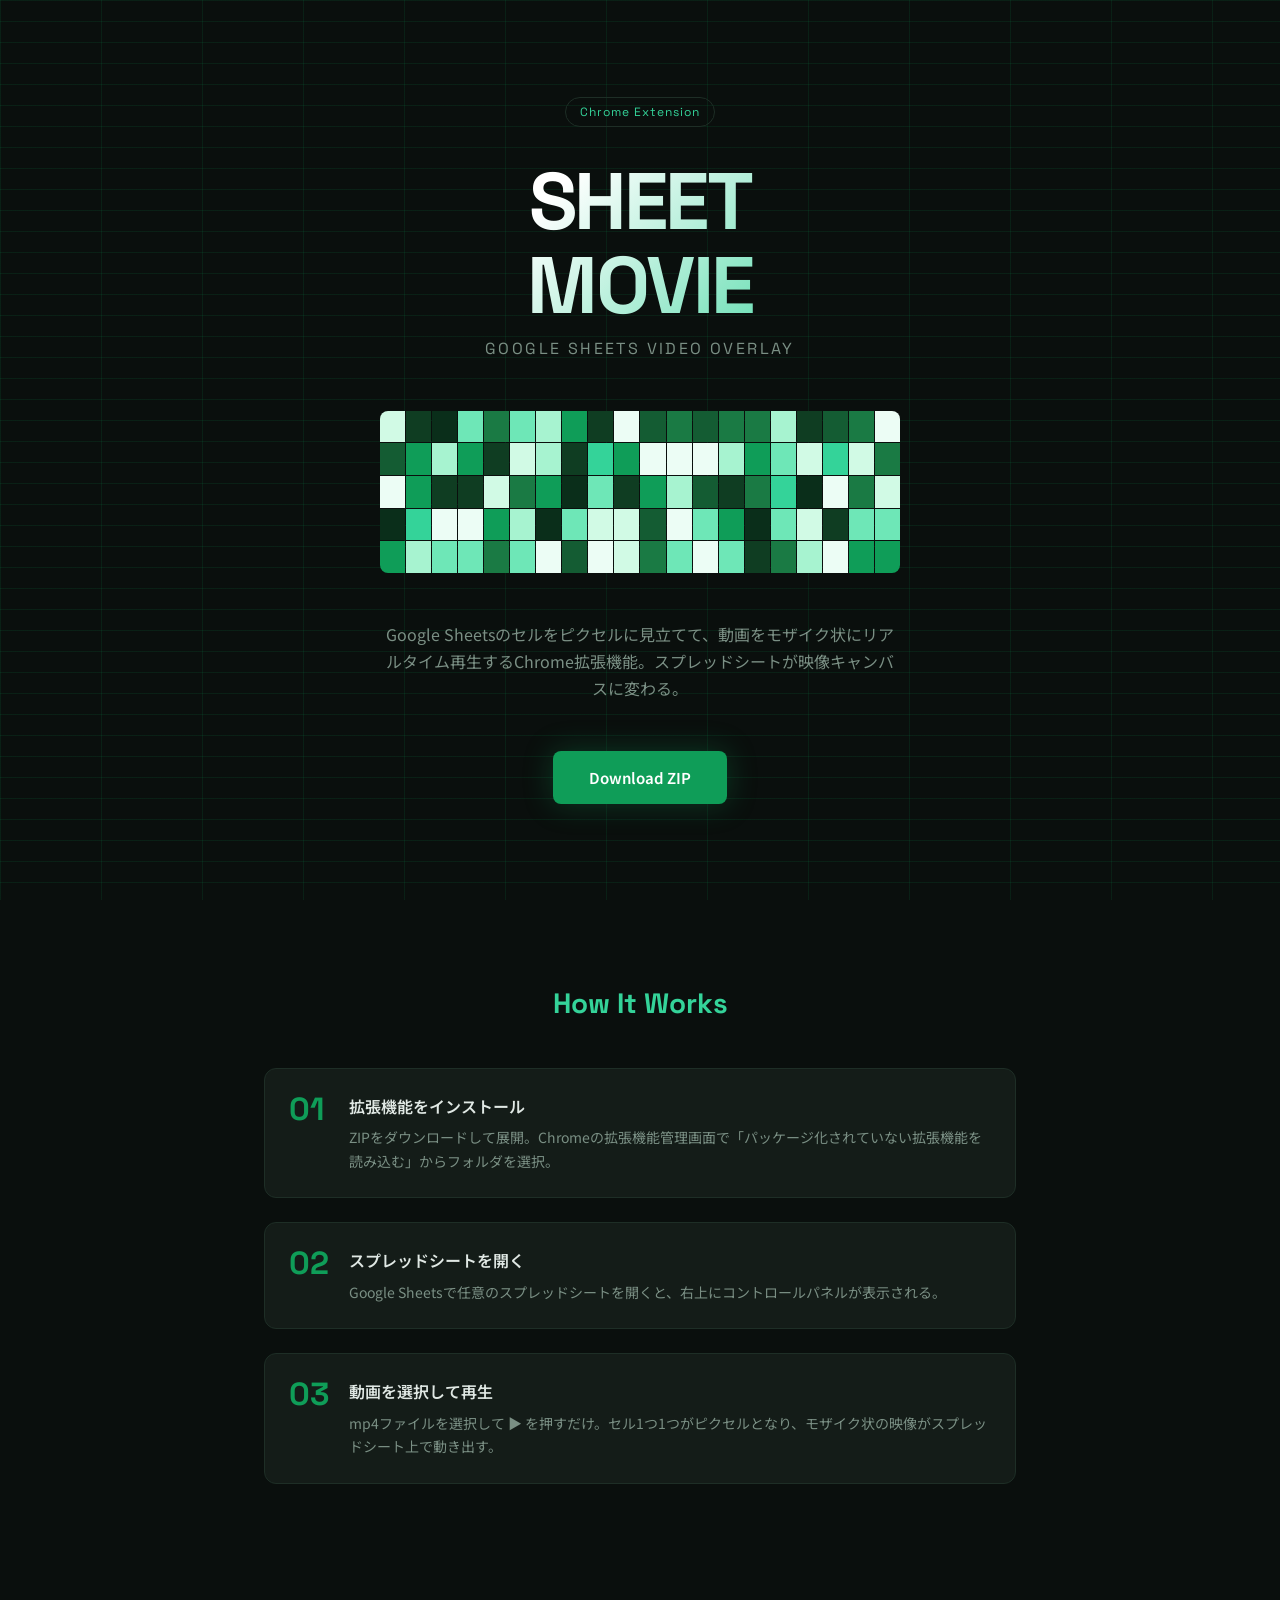
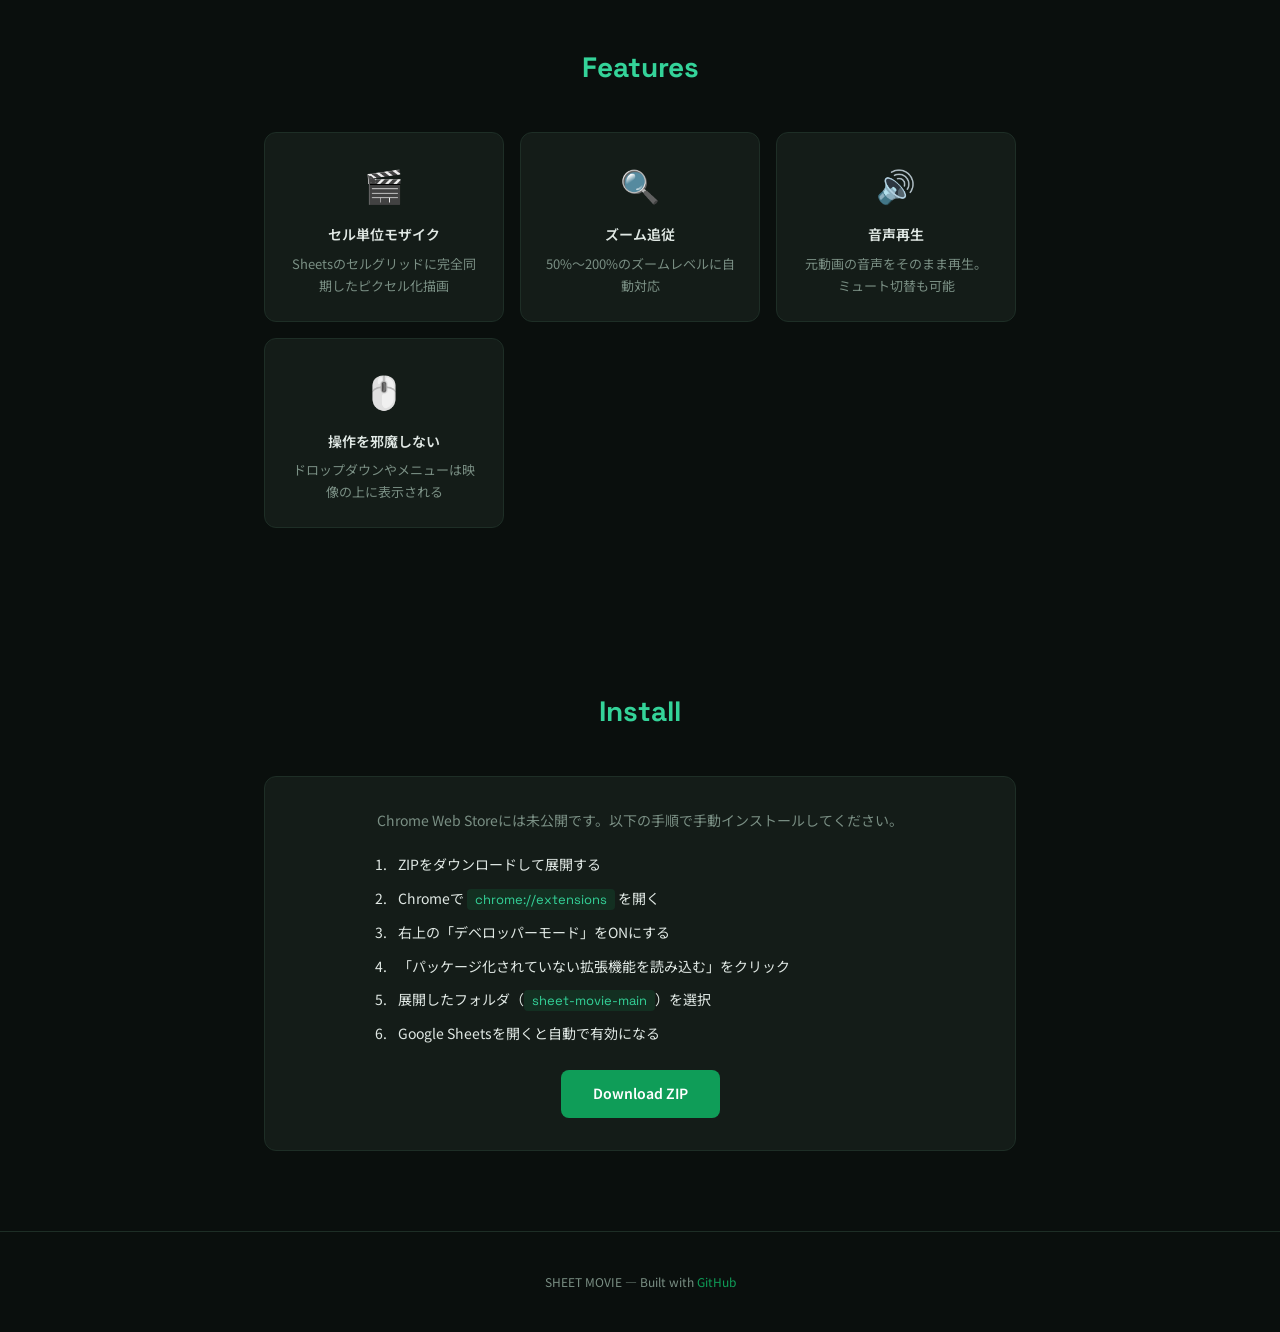
<file: index.html>
<!DOCTYPE html>
<html lang="ja">
<head>
  <meta charset="UTF-8">
  <meta name="viewport" content="width=device-width, initial-scale=1.0">
  <title>SHEET MOVIE - Google Sheets Video Overlay</title>
  <meta name="description" content="Google Sheetsのセルをピクセルに見立てて動画をモザイク再生するChrome拡張機能">
  <meta property="og:title" content="SHEET MOVIE">
  <meta property="og:description" content="Google Sheetsのセルをピクセルに見立てて動画をモザイク再生するChrome拡張機能">
  <meta property="og:image" content="https://paul13131313.github.io/sheet-movie/ogp.png">
  <meta property="og:url" content="https://paul13131313.github.io/sheet-movie/">
  <meta property="og:type" content="website">
  <meta name="twitter:card" content="summary_large_image">
  <link rel="icon" type="image/png" href="favicon.png">
  <link rel="preconnect" href="https://fonts.googleapis.com">
  <link href="https://fonts.googleapis.com/css2?family=Space+Grotesk:wght@400;600;700&family=Noto+Sans+JP:wght@400;600&display=swap" rel="stylesheet">
  <style>
    * { margin: 0; padding: 0; box-sizing: border-box; }

    :root {
      --bg: #0a0f0d;
      --surface: #141c18;
      --border: #1e2e26;
      --green: #0F9D58;
      --green-light: #34d399;
      --green-glow: rgba(15, 157, 88, 0.3);
      --text: #e0e8e4;
      --text-dim: #7a8f84;
      --cell-border: rgba(15, 157, 88, 0.12);
    }

    body {
      font-family: 'Noto Sans JP', 'Space Grotesk', sans-serif;
      background: var(--bg);
      color: var(--text);
      line-height: 1.7;
      overflow-x: hidden;
    }

    /* Grid background */
    .grid-bg {
      position: fixed;
      inset: 0;
      background-image:
        linear-gradient(var(--cell-border) 1px, transparent 1px),
        linear-gradient(90deg, var(--cell-border) 1px, transparent 1px);
      background-size: 101px 21px;
      pointer-events: none;
      z-index: 0;
    }

    .container {
      position: relative;
      z-index: 1;
      max-width: 800px;
      margin: 0 auto;
      padding: 0 24px;
    }

    /* Hero */
    .hero {
      min-height: 100vh;
      display: flex;
      flex-direction: column;
      justify-content: center;
      align-items: center;
      text-align: center;
      padding: 60px 24px;
    }

    .hero-badge {
      display: inline-block;
      padding: 4px 14px;
      border: 1px solid var(--border);
      border-radius: 20px;
      font-size: 12px;
      color: var(--green-light);
      font-family: 'Space Grotesk', monospace;
      letter-spacing: 0.08em;
      margin-bottom: 32px;
    }

    .hero h1 {
      font-family: 'Space Grotesk', sans-serif;
      font-size: clamp(48px, 10vw, 80px);
      font-weight: 700;
      letter-spacing: -0.03em;
      line-height: 1.05;
      margin-bottom: 8px;
      background: linear-gradient(135deg, #fff 30%, var(--green-light));
      -webkit-background-clip: text;
      -webkit-text-fill-color: transparent;
    }

    .hero-sub {
      font-family: 'Space Grotesk', monospace;
      font-size: 14px;
      color: var(--text-dim);
      letter-spacing: 0.15em;
      margin-bottom: 32px;
    }

    .hero p {
      font-size: 16px;
      color: var(--text-dim);
      max-width: 520px;
      margin-bottom: 48px;
    }

    .hero-cta {
      display: inline-flex;
      align-items: center;
      gap: 10px;
      padding: 14px 36px;
      background: var(--green);
      color: #fff;
      border-radius: 8px;
      text-decoration: none;
      font-weight: 600;
      font-size: 15px;
      transition: all 0.2s;
      box-shadow: 0 0 30px var(--green-glow);
    }
    .hero-cta:hover {
      background: var(--green-light);
      color: var(--bg);
      box-shadow: 0 0 50px var(--green-glow);
      transform: translateY(-2px);
    }

    /* Section */
    section {
      padding: 80px 0;
    }

    section h2 {
      font-family: 'Space Grotesk', sans-serif;
      font-size: 28px;
      font-weight: 700;
      margin-bottom: 40px;
      text-align: center;
      color: var(--green-light);
    }

    /* How it works */
    .steps {
      display: flex;
      flex-direction: column;
      gap: 24px;
    }

    .step {
      display: flex;
      gap: 20px;
      padding: 24px;
      background: var(--surface);
      border: 1px solid var(--border);
      border-radius: 12px;
      transition: border-color 0.2s;
    }
    .step:hover {
      border-color: var(--green);
    }

    .step-num {
      font-family: 'Space Grotesk', monospace;
      font-size: 32px;
      font-weight: 700;
      color: var(--green);
      line-height: 1;
      min-width: 40px;
    }

    .step-text h3 {
      font-size: 16px;
      font-weight: 600;
      margin-bottom: 6px;
    }

    .step-text p {
      font-size: 14px;
      color: var(--text-dim);
    }

    /* Features */
    .features {
      display: grid;
      grid-template-columns: repeat(auto-fit, minmax(220px, 1fr));
      gap: 16px;
    }

    .feature {
      padding: 24px;
      background: var(--surface);
      border: 1px solid var(--border);
      border-radius: 12px;
      text-align: center;
    }

    .feature-icon {
      font-size: 32px;
      margin-bottom: 12px;
    }

    .feature h3 {
      font-size: 14px;
      font-weight: 600;
      margin-bottom: 6px;
    }

    .feature p {
      font-size: 13px;
      color: var(--text-dim);
    }

    /* Install */
    .install-box {
      background: var(--surface);
      border: 1px solid var(--border);
      border-radius: 12px;
      padding: 32px;
      text-align: center;
    }

    .install-box p {
      font-size: 14px;
      color: var(--text-dim);
      margin-bottom: 20px;
    }

    .install-steps {
      text-align: left;
      max-width: 500px;
      margin: 0 auto 24px;
    }

    .install-steps li {
      font-size: 14px;
      margin-bottom: 10px;
      padding-left: 8px;
      color: var(--text);
    }

    .install-steps code {
      background: rgba(15, 157, 88, 0.15);
      color: var(--green-light);
      padding: 2px 8px;
      border-radius: 4px;
      font-size: 13px;
      font-family: 'Space Grotesk', monospace;
    }

    .dl-btn {
      display: inline-flex;
      align-items: center;
      gap: 8px;
      padding: 12px 32px;
      background: var(--green);
      color: #fff;
      border-radius: 8px;
      text-decoration: none;
      font-weight: 600;
      font-size: 14px;
      transition: all 0.2s;
    }
    .dl-btn:hover {
      background: var(--green-light);
      color: var(--bg);
    }

    /* Footer */
    footer {
      padding: 40px 0;
      text-align: center;
      font-size: 12px;
      color: var(--text-dim);
      border-top: 1px solid var(--border);
    }

    footer a {
      color: var(--green);
      text-decoration: none;
    }

    /* Mosaic animation */
    .mosaic-demo {
      width: 100%;
      max-width: 600px;
      margin: 0 auto 48px;
      aspect-ratio: 16/5;
      display: grid;
      grid-template-columns: repeat(20, 1fr);
      grid-template-rows: repeat(5, 1fr);
      gap: 1px;
      border-radius: 8px;
      overflow: hidden;
    }

    .mosaic-cell {
      animation: cellPulse 3s ease-in-out infinite;
    }

    @keyframes cellPulse {
      0%, 100% { opacity: 0.7; }
      50% { opacity: 1; }
    }
  </style>
</head>
<body>
  <div class="grid-bg"></div>

  <div class="hero">
    <div class="container">
      <span class="hero-badge">Chrome Extension</span>
      <h1>SHEET<br>MOVIE</h1>
      <p class="hero-sub">GOOGLE SHEETS VIDEO OVERLAY</p>

      <div class="mosaic-demo" id="mosaic"></div>

      <p>Google Sheetsのセルをピクセルに見立てて、動画をモザイク状にリアルタイム再生するChrome拡張機能。スプレッドシートが映像キャンバスに変わる。</p>

      <a href="https://github.com/paul13131313/sheet-movie/archive/refs/heads/main.zip" class="hero-cta">
        Download ZIP
      </a>
    </div>
  </div>

  <section>
    <div class="container">
      <h2>How It Works</h2>
      <div class="steps">
        <div class="step">
          <div class="step-num">01</div>
          <div class="step-text">
            <h3>拡張機能をインストール</h3>
            <p>ZIPをダウンロードして展開。Chromeの拡張機能管理画面で「パッケージ化されていない拡張機能を読み込む」からフォルダを選択。</p>
          </div>
        </div>
        <div class="step">
          <div class="step-num">02</div>
          <div class="step-text">
            <h3>スプレッドシートを開く</h3>
            <p>Google Sheetsで任意のスプレッドシートを開くと、右上にコントロールパネルが表示される。</p>
          </div>
        </div>
        <div class="step">
          <div class="step-num">03</div>
          <div class="step-text">
            <h3>動画を選択して再生</h3>
            <p>mp4ファイルを選択して ▶ を押すだけ。セル1つ1つがピクセルとなり、モザイク状の映像がスプレッドシート上で動き出す。</p>
          </div>
        </div>
      </div>
    </div>
  </section>

  <section>
    <div class="container">
      <h2>Features</h2>
      <div class="features">
        <div class="feature">
          <div class="feature-icon">🎬</div>
          <h3>セル単位モザイク</h3>
          <p>Sheetsのセルグリッドに完全同期したピクセル化描画</p>
        </div>
        <div class="feature">
          <div class="feature-icon">🔍</div>
          <h3>ズーム追従</h3>
          <p>50%〜200%のズームレベルに自動対応</p>
        </div>
        <div class="feature">
          <div class="feature-icon">🔊</div>
          <h3>音声再生</h3>
          <p>元動画の音声をそのまま再生。ミュート切替も可能</p>
        </div>
        <div class="feature">
          <div class="feature-icon">🖱️</div>
          <h3>操作を邪魔しない</h3>
          <p>ドロップダウンやメニューは映像の上に表示される</p>
        </div>
      </div>
    </div>
  </section>

  <section>
    <div class="container">
      <h2>Install</h2>
      <div class="install-box">
        <p>Chrome Web Storeには未公開です。以下の手順で手動インストールしてください。</p>
        <ol class="install-steps">
          <li>ZIPをダウンロードして展開する</li>
          <li>Chromeで <code>chrome://extensions</code> を開く</li>
          <li>右上の「デベロッパーモード」をONにする</li>
          <li>「パッケージ化されていない拡張機能を読み込む」をクリック</li>
          <li>展開したフォルダ（<code>sheet-movie-main</code>）を選択</li>
          <li>Google Sheetsを開くと自動で有効になる</li>
        </ol>
        <a href="https://github.com/paul13131313/sheet-movie/archive/refs/heads/main.zip" class="dl-btn">
          Download ZIP
        </a>
      </div>
    </div>
  </section>

  <footer>
    <div class="container">
      <p>SHEET MOVIE &mdash; Built with <a href="https://github.com/paul13131313/sheet-movie">GitHub</a></p>
    </div>
  </footer>

  <script>
    // Animated mosaic demo
    const mosaic = document.getElementById('mosaic');
    const greens = [
      '#0a2e1a', '#0f3d22', '#145c33', '#1a7a44', '#0F9D58',
      '#34d399', '#6ee7b7', '#a7f3d0', '#d1fae5', '#ecfdf5'
    ];
    const cells = [];
    for (let i = 0; i < 100; i++) {
      const cell = document.createElement('div');
      cell.className = 'mosaic-cell';
      cell.style.backgroundColor = greens[Math.floor(Math.random() * greens.length)];
      cell.style.animationDelay = (Math.random() * 3) + 's';
      mosaic.appendChild(cell);
      cells.push(cell);
    }
    setInterval(() => {
      const idx = Math.floor(Math.random() * cells.length);
      cells[idx].style.backgroundColor = greens[Math.floor(Math.random() * greens.length)];
    }, 100);
  </script>
</body>
</html>
</file>
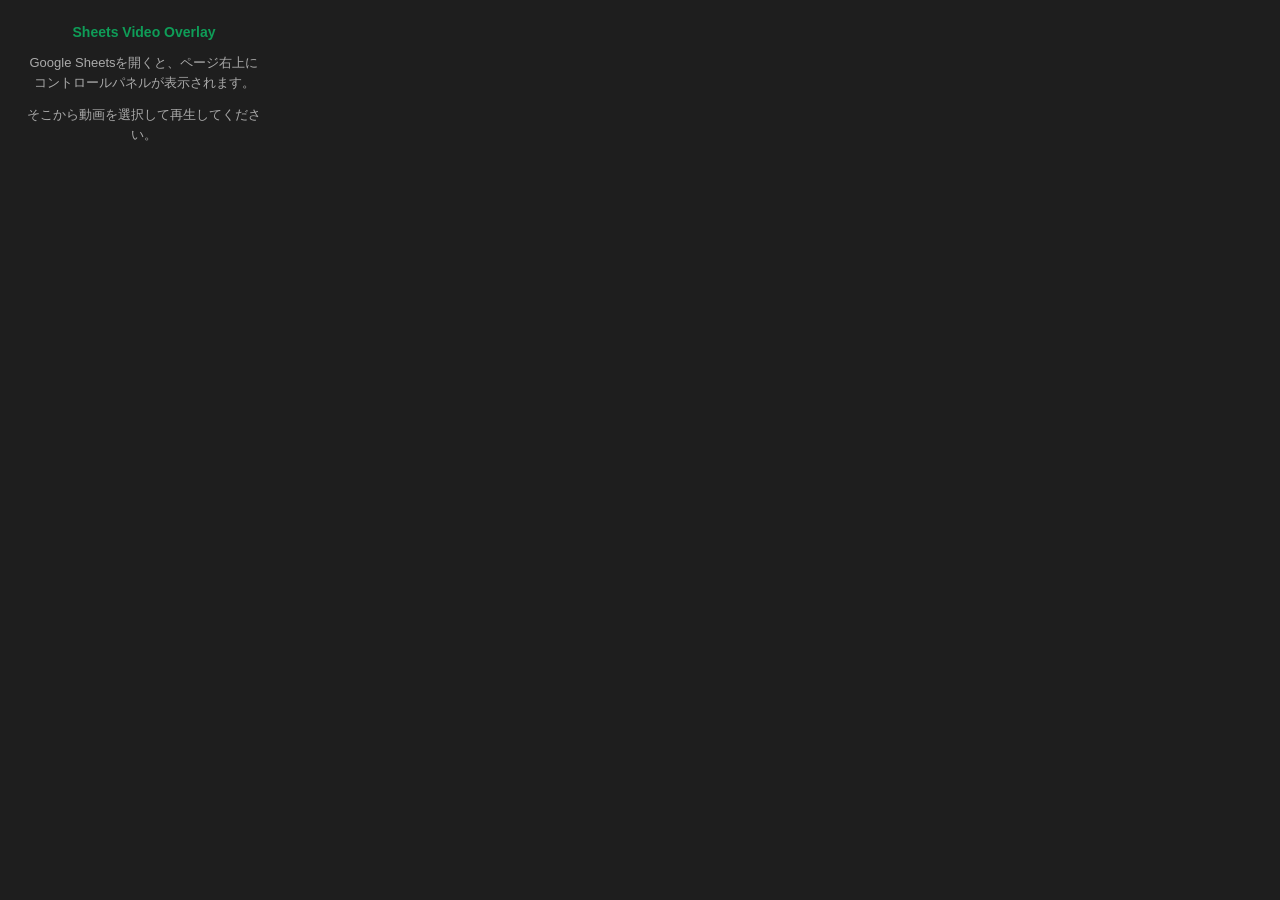
<file: src/popup.html>
<!DOCTYPE html>
<html lang="ja">
<head>
  <meta charset="UTF-8">
  <style>
    body {
      width: 240px;
      padding: 16px;
      font-family: -apple-system, BlinkMacSystemFont, sans-serif;
      font-size: 13px;
      background: #1e1e1e;
      color: #e0e0e0;
      text-align: center;
    }
    h1 { font-size: 14px; color: #0F9D58; margin: 0 0 12px 0; }
    p { line-height: 1.5; color: #aaa; }
  </style>
</head>
<body>
  <h1>Sheets Video Overlay</h1>
  <p>Google Sheetsを開くと、ページ右上にコントロールパネルが表示されます。</p>
  <p>そこから動画を選択して再生してください。</p>
</body>
</html>
</file>
